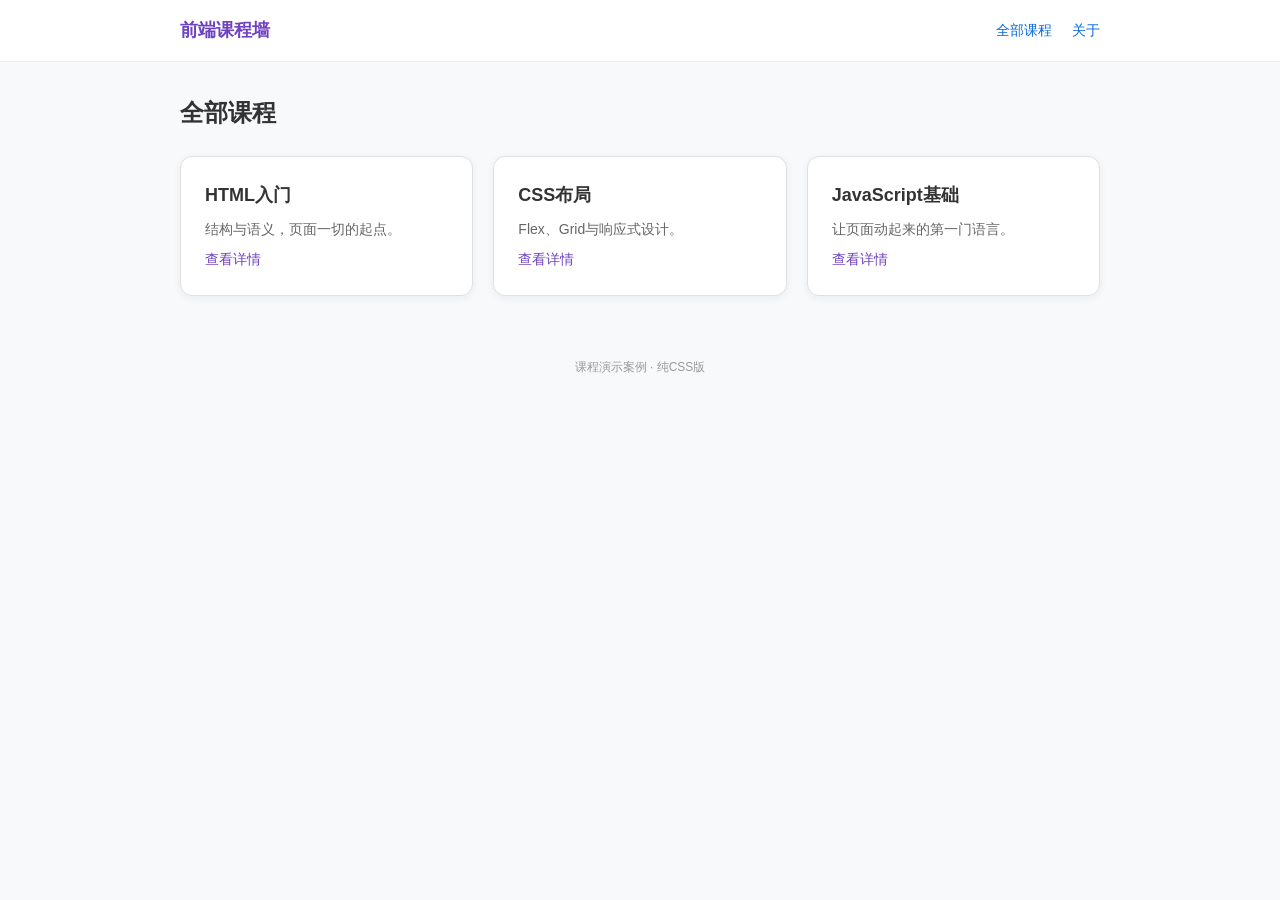
<file: index.html>
<!DOCTYPE html>
<html lang="zh-CN">
<head>
  <meta charset="UTF-8">
  <meta name="viewport" content="width=device-width, initial-scale=1.0">
  <title>前端课程墙</title>
  <link rel="stylesheet" href="css/courses.css">
</head>
<body>

  <!-- 页面头部 -->
  <header class="site-header">
    <div class="nav-wrap">
      <a class="logo" href="#">前端课程墙</a>
      <nav class="main-nav">
        <a href="#courses">全部课程</a>
        <a href="#about">关于</a>
      </nav>
    </div>
  </header>

  <!-- 主要内容区 -->
  <main>
    <section id="courses">
      <h2>全部课程</h2>
      <div class="card-grid">

        <!-- 课程卡片 1 -->
        <article class="course-card">
          <h3>HTML入门</h3>
          <p>结构与语义，页面一切的起点。</p>
          <a href="#">查看详情</a>
        </article>

        <!-- 课程卡片 2 -->
        <article class="course-card">
          <h3>CSS布局</h3>
          <p>Flex、Grid与响应式设计。</p>
          <a href="#">查看详情</a>
        </article>

        <!-- 课程卡片 3 -->
        <article class="course-card">
          <h3>JavaScript基础</h3>
          <p>让页面动起来的第一门语言。</p>
          <a href="#">查看详情</a>
        </article>

      </div>
    </section>
  </main>

  <!-- 页面底部 -->
  <footer>
    <p>课程演示案例 · 纯CSS版</p>
  </footer>

</body>
</html>
</file>
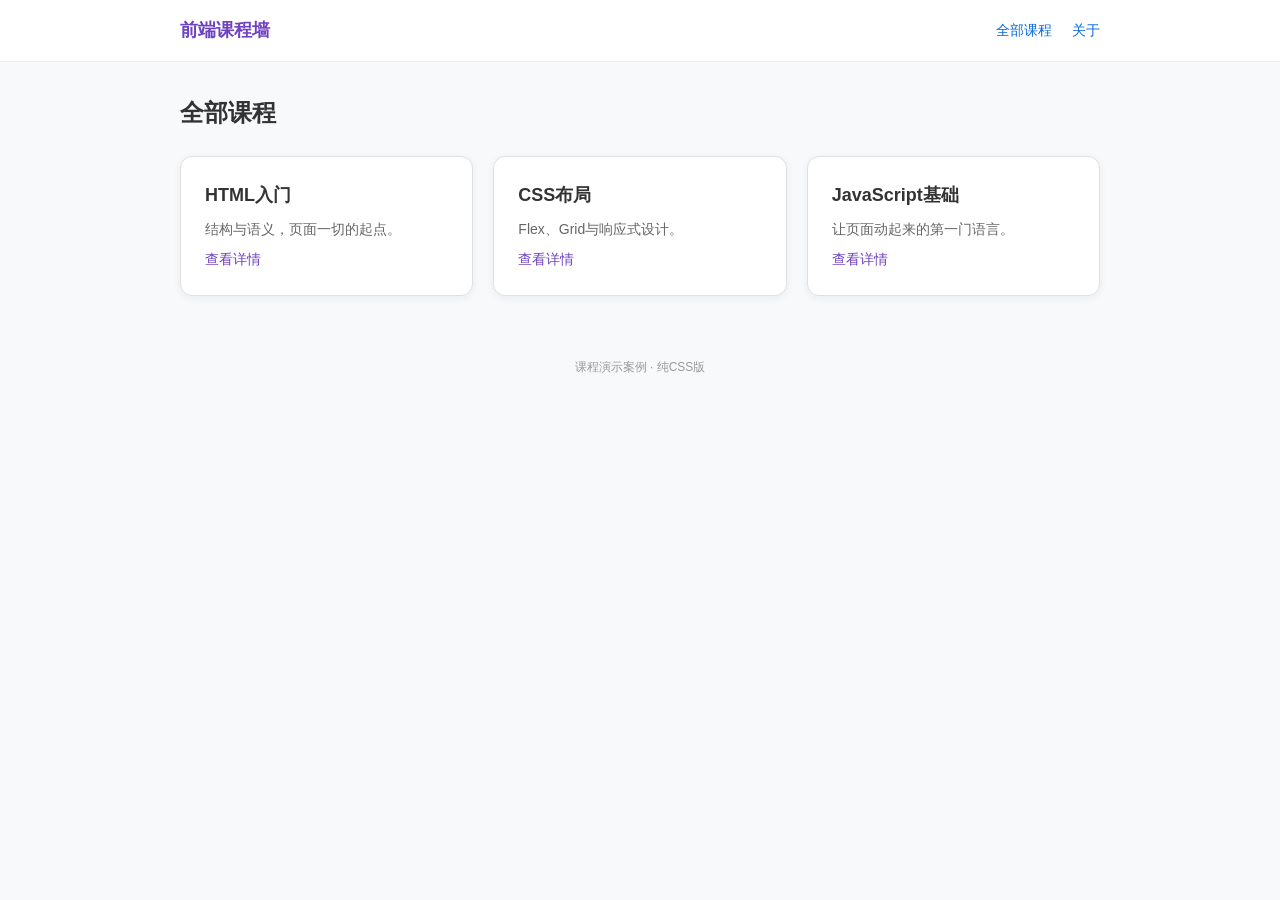
<file: courses-page/index.html>
<!DOCTYPE html>
<html lang="zh-CN">
<head>
  <meta charset="UTF-8">
  <meta name="viewport" content="width=device-width, initial-scale=1.0">
  <title>课程展示</title>
  <link rel="stylesheet" href="css/courses.css">
</head>
<body>
  <header class="site-header">
    <div class="nav-wrap">
      <a class="logo" href="#">前端课程墙</a>
      <nav class="main-nav">
        <a href="#courses">全部课程</a>
        <a href="#about">关于</a>
      </nav>
    </div>
  </header>
  <main>
    <section id="courses">
      <h2>全部课程</h2>
      <div class="card-grid">
        <article class="course-card">
          <h3>HTML入门</h3>
          <p>结构与语义，页面一切的起点。</p>
          <a href="#">查看详情</a>
        </article>
        <article class="course-card">
          <h3>CSS布局</h3>
          <p>Flex、Grid与响应式设计。</p>
          <a href="#">查看详情</a>
        </article>
        <article class="course-card">
          <h3>JavaScript基础</h3>
          <p>让页面动起来的第一门语言。</p>
          <a href="#">查看详情</a>
        </article>
      </div>
    </section>
  </main>
  <footer><p>课程演示案例 · 纯CSS版</p></footer>
</body>
</html>
</file>
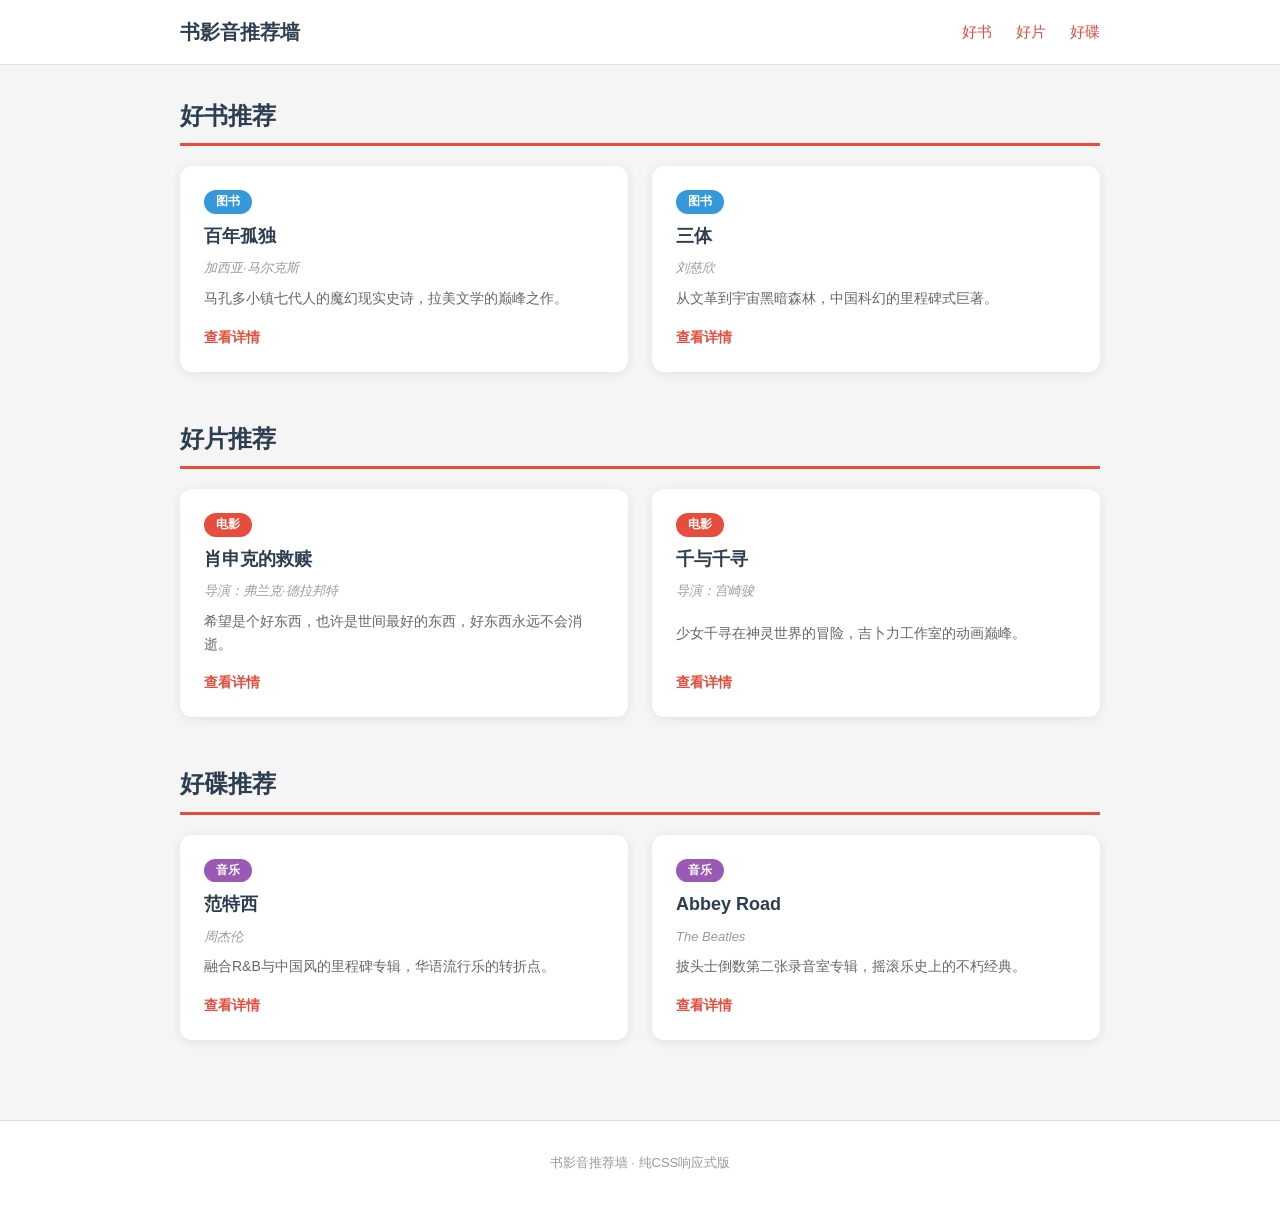
<file: topic-page/index.html>
<!DOCTYPE html>
<html lang="zh-CN">
<head>
  <meta charset="UTF-8">
  <meta name="viewport" content="width=device-width, initial-scale=1.0">
  <title>书影音推荐墙</title>
  <link rel="stylesheet" href="css/style.css">
</head>
<body>

  <!-- 页面头部 -->
  <header class="site-header">
    <div class="nav-wrap">
      <a class="logo" href="#">书影音推荐墙</a>
      <nav class="main-nav">
        <a href="#books">好书</a>
        <a href="#movies">好片</a>
        <a href="#music">好碟</a>
      </nav>
    </div>
  </header>

  <!-- 主要内容区 -->
  <main>
    <!-- 好书区块 -->
    <section id="books">
      <h2>好书推荐</h2>
      <div class="card-grid">
        <article class="item-card">
          <span class="tag tag-book">图书</span>
          <h3>百年孤独</h3>
          <p class="author">加西亚·马尔克斯</p>
          <p>马孔多小镇七代人的魔幻现实史诗，拉美文学的巅峰之作。</p>
          <a href="#">查看详情</a>
        </article>
        <article class="item-card">
          <span class="tag tag-book">图书</span>
          <h3>三体</h3>
          <p class="author">刘慈欣</p>
          <p>从文革到宇宙黑暗森林，中国科幻的里程碑式巨著。</p>
          <a href="#">查看详情</a>
        </article>
      </div>
    </section>

    <!-- 好片区块 -->
    <section id="movies">
      <h2>好片推荐</h2>
      <div class="card-grid">
        <article class="item-card">
          <span class="tag tag-movie">电影</span>
          <h3>肖申克的救赎</h3>
          <p class="author">导演：弗兰克·德拉邦特</p>
          <p>希望是个好东西，也许是世间最好的东西，好东西永远不会消逝。</p>
          <a href="#">查看详情</a>
        </article>
        <article class="item-card">
          <span class="tag tag-movie">电影</span>
          <h3>千与千寻</h3>
          <p class="author">导演：宫崎骏</p>
          <p>少女千寻在神灵世界的冒险，吉卜力工作室的动画巅峰。</p>
          <a href="#">查看详情</a>
        </article>
      </div>
    </section>

    <!-- 好碟区块 -->
    <section id="music">
      <h2>好碟推荐</h2>
      <div class="card-grid">
        <article class="item-card">
          <span class="tag tag-music">音乐</span>
          <h3>范特西</h3>
          <p class="author">周杰伦</p>
          <p>融合R&B与中国风的里程碑专辑，华语流行乐的转折点。</p>
          <a href="#">查看详情</a>
        </article>
        <article class="item-card">
          <span class="tag tag-music">音乐</span>
          <h3>Abbey Road</h3>
          <p class="author">The Beatles</p>
          <p>披头士倒数第二张录音室专辑，摇滚乐史上的不朽经典。</p>
          <a href="#">查看详情</a>
        </article>
      </div>
    </section>
  </main>

  <!-- 页面底部 -->
  <footer>
    <p>书影音推荐墙 · 纯CSS响应式版</p>
  </footer>

</body>
</html>
</file>
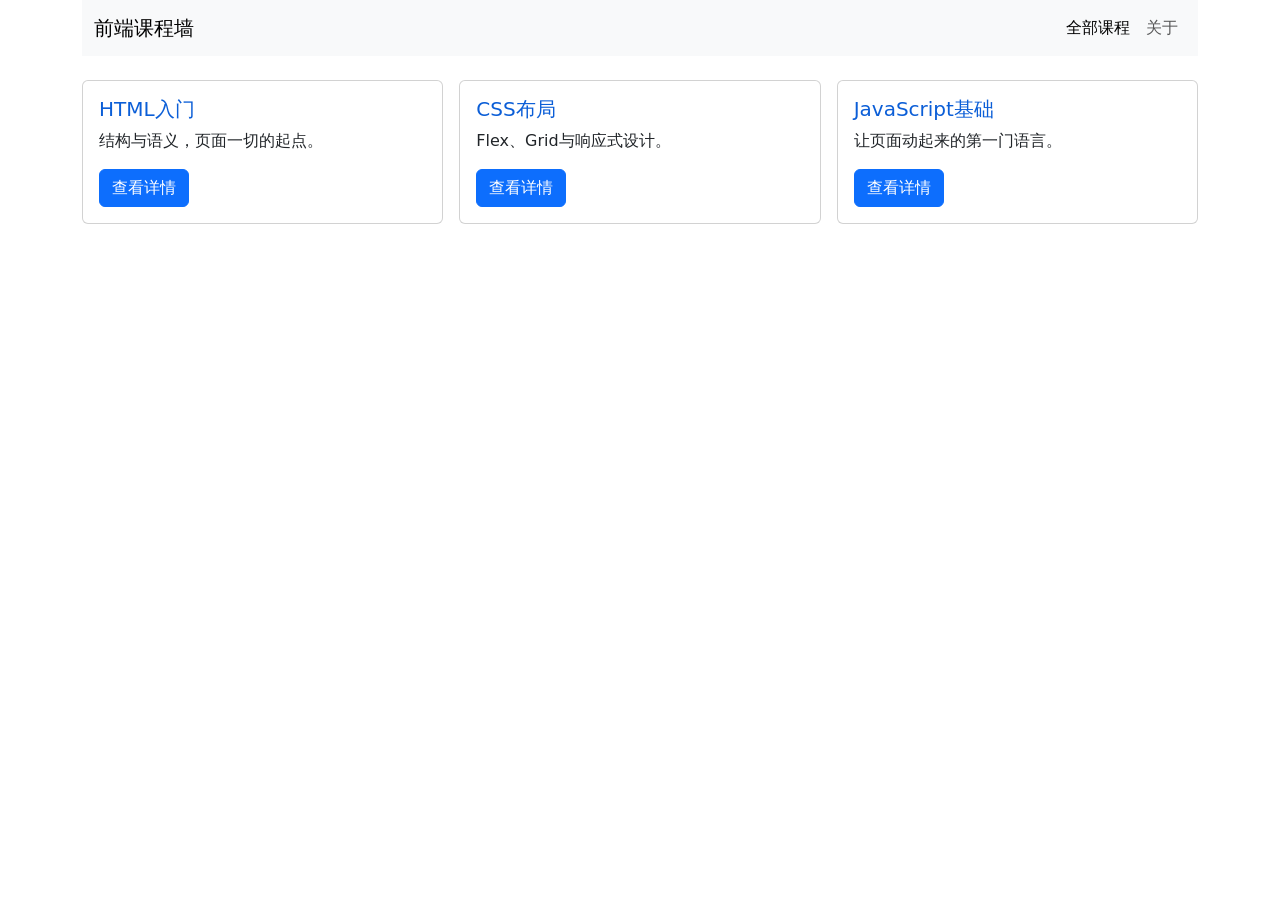
<file: bootstrap.html>
<!DOCTYPE html>
<html lang="zh-CN">
<head>
  <meta charset="UTF-8">
  <meta name="viewport" content="width=device-width, initial-scale=1.0">
  <title>课程展示 - Bootstrap版</title>
  <link href="https://cdn.jsdelivr.net/npm/bootstrap@5.3.0/dist/css/bootstrap.min.css" rel="stylesheet">
  <link rel="stylesheet" href="css/custom.css">
</head>
<body>
  <div class="container">
    <nav class="navbar navbar-expand-md bg-body-tertiary mb-4">
      <div class="container">
        <a class="navbar-brand" href="#">前端课程墙</a>
        <div class="navbar-nav">
          <a class="nav-link active" href="#">全部课程</a>
          <a class="nav-link" href="#">关于</a>
        </div>
      </div>
    </nav>

    <div class="row g-3">
      <div class="col-md-6 col-lg-4">
        <div class="card h-100">
          <div class="card-body">
            <h5 class="card-title">HTML入门</h5>
            <p class="card-text">结构与语义，页面一切的起点。</p>
            <a href="#" class="btn btn-primary">查看详情</a>
          </div>
        </div>
      </div>
      <div class="col-md-6 col-lg-4">
        <div class="card h-100">
          <div class="card-body">
            <h5 class="card-title">CSS布局</h5>
            <p class="card-text">Flex、Grid与响应式设计。</p>
            <a href="#" class="btn btn-primary">查看详情</a>
          </div>
        </div>
      </div>
      <div class="col-md-6 col-lg-4">
        <div class="card h-100">
          <div class="card-body">
            <h5 class="card-title">JavaScript基础</h5>
            <p class="card-text">让页面动起来的第一门语言。</p>
            <a href="#" class="btn btn-primary">查看详情</a>
          </div>
        </div>
      </div>
    </div>
  </div>

  <script src="https://cdn.jsdelivr.net/npm/bootstrap@5.3.0/dist/js/bootstrap.bundle.min.js"></script>
</body>
</html>
</file>
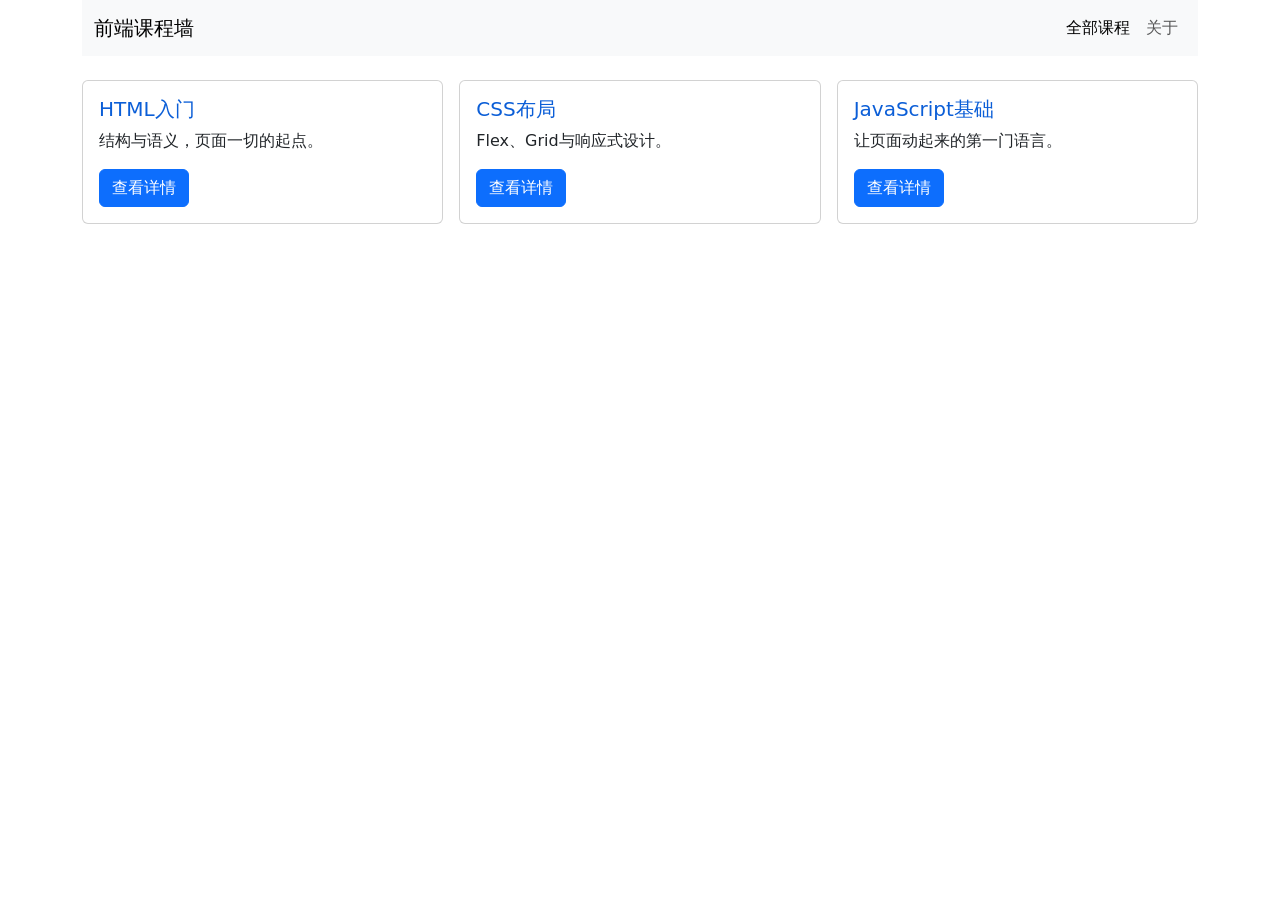
<file: courses-page/bootstrap.html>
<!DOCTYPE html>
<html lang="zh-CN">
<head>
  <meta charset="UTF-8">
  <meta name="viewport" content="width=device-width, initial-scale=1.0">
  <title>课程展示 - Bootstrap版</title>
  <link href="https://cdn.jsdelivr.net/npm/bootstrap@5.3.0/dist/css/bootstrap.min.css" rel="stylesheet">
  <link rel="stylesheet" href="css/custom.css">
</head>
<body>
  <div class="container">
    <nav class="navbar navbar-expand-md bg-body-tertiary mb-4">
      <div class="container">
        <a class="navbar-brand" href="#">前端课程墙</a>
        <div class="navbar-nav">
          <a class="nav-link active" href="#">全部课程</a>
          <a class="nav-link" href="#">关于</a>
        </div>
      </div>
    </nav>

    <div class="row g-3">
      <div class="col-md-6 col-lg-4">
        <div class="card">
          <div class="card-body">
            <h5 class="card-title">HTML入门</h5>
            <p class="card-text">结构与语义，页面一切的起点。</p>
            <a href="#" class="btn btn-primary">查看详情</a>
          </div>
        </div>
      </div>
      <div class="col-md-6 col-lg-4">
        <div class="card">
          <div class="card-body">
            <h5 class="card-title">CSS布局</h5>
            <p class="card-text">Flex、Grid与响应式设计。</p>
            <a href="#" class="btn btn-primary">查看详情</a>
          </div>
        </div>
      </div>
      <div class="col-md-6 col-lg-4">
        <div class="card">
          <div class="card-body">
            <h5 class="card-title">JavaScript基础</h5>
            <p class="card-text">让页面动起来的第一门语言。</p>
            <a href="#" class="btn btn-primary">查看详情</a>
          </div>
        </div>
      </div>
    </div>
  </div>

  <script src="https://cdn.jsdelivr.net/npm/bootstrap@5.3.0/dist/js/bootstrap.bundle.min.js"></script>
</body>
</html>
</file>
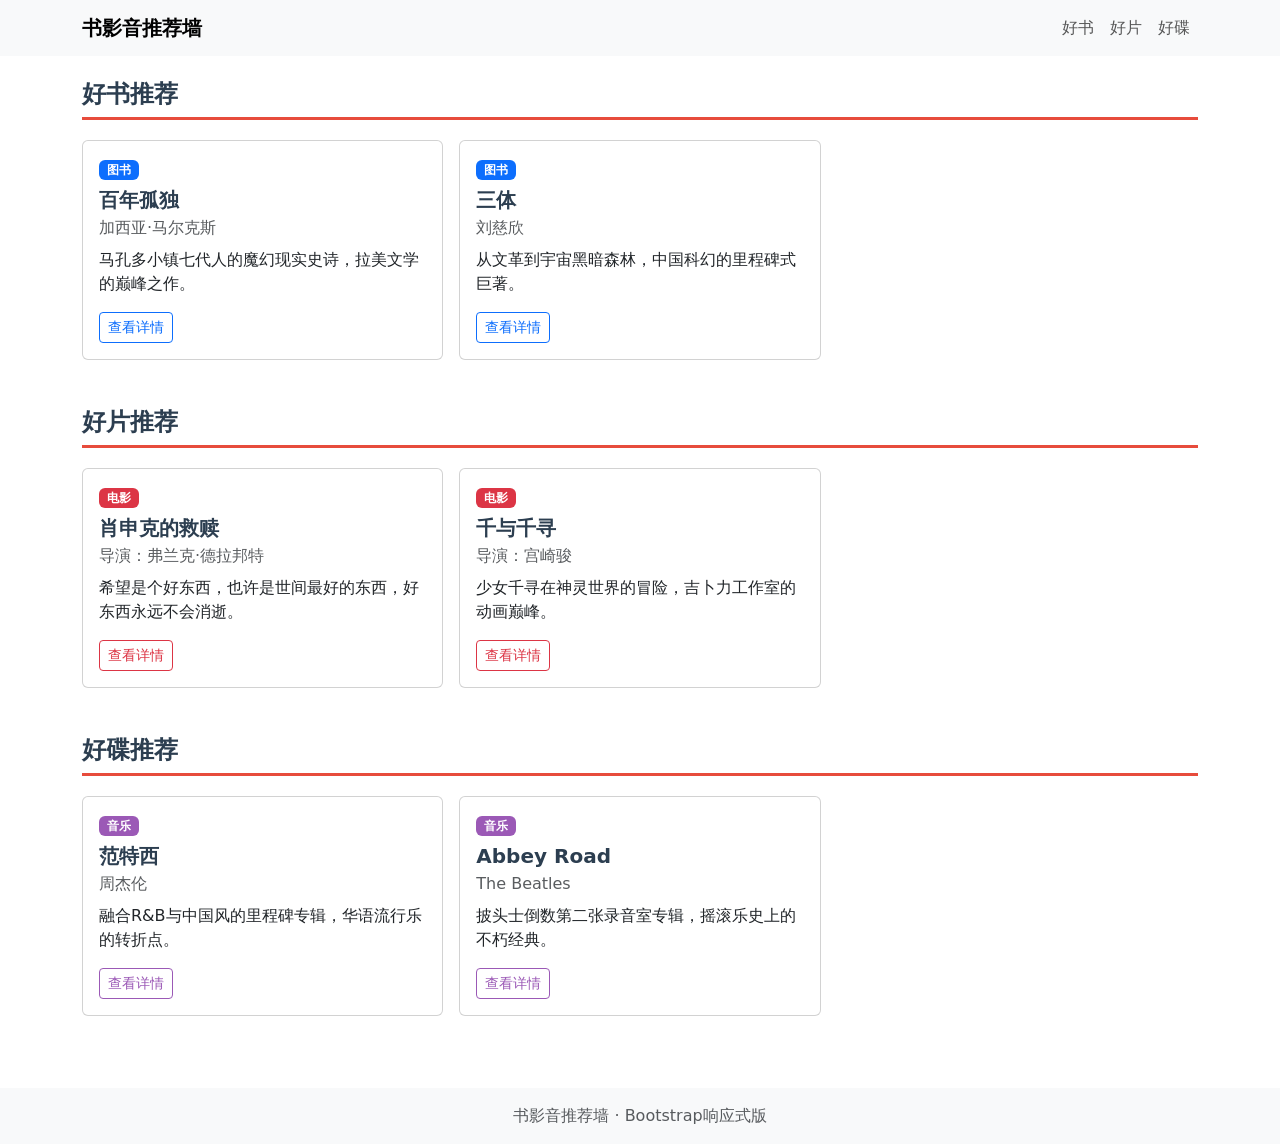
<file: topic-page/bootstrap.html>
<!DOCTYPE html>
<html lang="zh-CN">
<head>
  <meta charset="UTF-8">
  <meta name="viewport" content="width=device-width, initial-scale=1.0">
  <title>书影音推荐墙 - Bootstrap版</title>
  <link href="https://cdn.jsdelivr.net/npm/bootstrap@5.3.0/dist/css/bootstrap.min.css" rel="stylesheet">
  <link rel="stylesheet" href="css/custom.css">
</head>
<body>

  <!-- 导航栏（组件1：navbar） -->
  <nav class="navbar navbar-expand-md bg-body-tertiary sticky-top">
    <div class="container">
      <a class="navbar-brand fw-bold" href="#">书影音推荐墙</a>
      <button class="navbar-toggler" type="button" data-bs-toggle="collapse" data-bs-target="#mainNav">
        <span class="navbar-toggler-icon"></span>
      </button>
      <div class="collapse navbar-collapse" id="mainNav">
        <div class="navbar-nav ms-auto">
          <a class="nav-link" href="#books">好书</a>
          <a class="nav-link" href="#movies">好片</a>
          <a class="nav-link" href="#music">好碟</a>
        </div>
      </div>
    </div>
  </nav>

  <!-- 主要内容 -->
  <div class="container py-4">

    <!-- 好书推荐 -->
    <section id="books" class="mb-5">
      <h2 class="section-title">好书推荐</h2>
      <div class="row g-3">
        <div class="col-md-6 col-lg-4">
          <div class="card h-100">
            <div class="card-body">
              <span class="badge bg-primary mb-2">图书</span>
              <h5 class="card-title">百年孤独</h5>
              <p class="card-subtitle text-muted mb-2">加西亚·马尔克斯</p>
              <p class="card-text">马孔多小镇七代人的魔幻现实史诗，拉美文学的巅峰之作。</p>
              <a href="#" class="btn btn-outline-primary btn-sm">查看详情</a>
            </div>
          </div>
        </div>
        <div class="col-md-6 col-lg-4">
          <div class="card h-100">
            <div class="card-body">
              <span class="badge bg-primary mb-2">图书</span>
              <h5 class="card-title">三体</h5>
              <p class="card-subtitle text-muted mb-2">刘慈欣</p>
              <p class="card-text">从文革到宇宙黑暗森林，中国科幻的里程碑式巨著。</p>
              <a href="#" class="btn btn-outline-primary btn-sm">查看详情</a>
            </div>
          </div>
        </div>
      </div>
    </section>

    <!-- 好片推荐 -->
    <section id="movies" class="mb-5">
      <h2 class="section-title">好片推荐</h2>
      <div class="row g-3">
        <div class="col-md-6 col-lg-4">
          <div class="card h-100">
            <div class="card-body">
              <span class="badge bg-danger mb-2">电影</span>
              <h5 class="card-title">肖申克的救赎</h5>
              <p class="card-subtitle text-muted mb-2">导演：弗兰克·德拉邦特</p>
              <p class="card-text">希望是个好东西，也许是世间最好的东西，好东西永远不会消逝。</p>
              <a href="#" class="btn btn-outline-danger btn-sm">查看详情</a>
            </div>
          </div>
        </div>
        <div class="col-md-6 col-lg-4">
          <div class="card h-100">
            <div class="card-body">
              <span class="badge bg-danger mb-2">电影</span>
              <h5 class="card-title">千与千寻</h5>
              <p class="card-subtitle text-muted mb-2">导演：宫崎骏</p>
              <p class="card-text">少女千寻在神灵世界的冒险，吉卜力工作室的动画巅峰。</p>
              <a href="#" class="btn btn-outline-danger btn-sm">查看详情</a>
            </div>
          </div>
        </div>
      </div>
    </section>

    <!-- 好碟推荐 -->
    <section id="music" class="mb-5">
      <h2 class="section-title">好碟推荐</h2>
      <div class="row g-3">
        <div class="col-md-6 col-lg-4">
          <div class="card h-100">
            <div class="card-body">
              <span class="badge bg-purple mb-2">音乐</span>
              <h5 class="card-title">范特西</h5>
              <p class="card-subtitle text-muted mb-2">周杰伦</p>
              <p class="card-text">融合R&B与中国风的里程碑专辑，华语流行乐的转折点。</p>
              <a href="#" class="btn btn-outline-purple btn-sm">查看详情</a>
            </div>
          </div>
        </div>
        <div class="col-md-6 col-lg-4">
          <div class="card h-100">
            <div class="card-body">
              <span class="badge bg-purple mb-2">音乐</span>
              <h5 class="card-title">Abbey Road</h5>
              <p class="card-subtitle text-muted mb-2">The Beatles</p>
              <p class="card-text">披头士倒数第二张录音室专辑，摇滚乐史上的不朽经典。</p>
              <a href="#" class="btn btn-outline-purple btn-sm">查看详情</a>
            </div>
          </div>
        </div>
      </div>
    </section>
  </div>

  <!-- 页脚（组件2：footer） -->
  <footer class="bg-light text-center py-3 mt-auto">
    <p class="text-muted mb-0">书影音推荐墙 · Bootstrap响应式版</p>
  </footer>

  <script src="https://cdn.jsdelivr.net/npm/bootstrap@5.3.0/dist/js/bootstrap.bundle.min.js"></script>
</body>
</html>
</file>
<file: css/courses.css>
/* ========================================
   前端课程墙 · 纯CSS版
   ======================================== */

/* ---------- 1. 全局重置与基础设置 ---------- */
* {
  box-sizing: border-box;
  margin: 0;
  padding: 0;
}

body {
  font-family: "Microsoft YaHei", "PingFang SC", sans-serif;
  color: #333;
  background: #f8f9fa;
  line-height: 1.6;
}

a {
  text-decoration: none;
}

/* ---------- 2. 页面头部 header ---------- */
.site-header {
  background: #fff;
  border-bottom: 1px solid #eee;
}

.nav-wrap {
  max-width: 960px;
  margin: 0 auto;
  padding: 16px 20px;
  display: flex;
  justify-content: space-between;
  align-items: center;
  flex-wrap: wrap;
  gap: 8px;
}

.logo {
  font-size: 18px;
  font-weight: bold;
  color: #6f42c1;
}

.main-nav {
  display: flex;
  gap: 20px;
}

.main-nav a {
  font-size: 14px;
  color: #0969da;
}

/* ---------- 3. 主要内容区 main ---------- */
main {
  max-width: 960px;
  margin: 0 auto;
  padding: 32px 20px;
}

main h2 {
  font-size: 24px;
  font-weight: bold;
  margin-bottom: 24px;
}

/* ---------- 4. 课程卡片网格 ---------- */
.card-grid {
  display: grid;
  grid-template-columns: repeat(auto-fit, minmax(260px, 1fr));
  gap: 20px;
}

/* ---------- 5. 单个课程卡片 ---------- */
.course-card {
  background: #fff;
  border: 1px solid #e0e0e0;
  border-radius: 12px;
  padding: 24px;
  box-shadow: 0 2px 8px rgba(0, 0, 0, 0.06);
  display: flex;
  flex-direction: column;
  gap: 8px;
}

.course-card h3 {
  font-size: 18px;
  font-weight: bold;
  color: #333;
}

.course-card p {
  font-size: 14px;
  color: #666;
  flex: 1;
}

.course-card a {
  font-size: 14px;
  color: #6f42c1;
  align-self: flex-start;
}

/* ---------- 6. 页面底部 footer ---------- */
footer {
  text-align: center;
  padding: 30px 0;
  font-size: 12px;
  color: #999;
}

footer p {
  color: #999;
}

/* ---------- 7. 响应式：窄屏适配 ---------- */
@media (max-width: 768px) {
  .card-grid {
    grid-template-columns: 1fr;
  }
}
</file>
<file: courses-page/css/courses.css>
/* ========================================
   前端课程墙 · 纯CSS版
   ======================================== */

/* ---------- 1. 全局重置与基础设置 ---------- */
* {
  box-sizing: border-box;
  margin: 0;
  padding: 0;
}

body {
  font-family: "Microsoft YaHei", "PingFang SC", sans-serif;
  color: #333;
  background: #f8f9fa;
  line-height: 1.6;
}

a {
  text-decoration: none;
}

/* ---------- 2. 页面头部 header ---------- */
.site-header {
  background: #fff;
  border-bottom: 1px solid #eee;
}

.nav-wrap {
  max-width: 960px;
  margin: 0 auto;
  padding: 16px 20px;
  display: flex;
  justify-content: space-between;
  align-items: center;
  flex-wrap: wrap;
  gap: 8px;
}

/* Logo 紫色 */
.logo {
  font-size: 18px;
  font-weight: bold;
  color: #6f42c1;
}

.main-nav {
  display: flex;
  gap: 20px;
}

/* 导航链接蓝色 */
.main-nav a {
  font-size: 14px;
  color: #0969da;
}

/* ---------- 3. 主要内容区 main ---------- */
main {
  max-width: 960px;
  margin: 0 auto;
  padding: 32px 20px;
}

/* "全部课程" 标题 */
main h2 {
  font-size: 24px;
  font-weight: bold;
  margin-bottom: 24px;
}

/* ---------- 4. 课程卡片网格 ---------- */
.card-grid {
  display: grid;
  grid-template-columns: repeat(auto-fit, minmax(260px, 1fr));
  gap: 20px;
}

/* ---------- 5. 单个课程卡片 ---------- */
.course-card {
  background: #fff;
  border: 1px solid #e0e0e0;
  border-radius: 12px;       /* 圆角 */
  padding: 24px;
  box-shadow: 0 2px 8px rgba(0,0,0,0.06);  /* 微阴影 */
  display: flex;
  flex-direction: column;    /* 内容垂直排列 */
  gap: 8px;
}

/* 课程标题 - 加粗黑色 */
.course-card h3 {
  font-size: 18px;
  font-weight: bold;
  color: #333;
}

/* 课程描述 - 灰色 */
.course-card p {
  font-size: 14px;
  color: #666;
  flex: 1;                   /* 占满中间空间 */
}

/* "查看详情"链接 - 紫色 */
.course-card a {
  font-size: 14px;
  color: #6f42c1;
  align-self: flex-start;     /* 链接靠左对齐 */
}

/* ---------- 6. 页面底部 footer ---------- */
footer {
  text-align: center;
  padding: 30px 0;
  font-size: 12px;
  color: #999;
}

footer p {
  color: #999;
}

/* ---------- 7. 响应式：窄屏适配 ---------- */
@media (max-width: 768px) {
  .card-grid {
    grid-template-columns: 1fr;  /* 窄屏单列 */
  }
}
</file>
<file: topic-page/css/style.css>
/* ========================================
   书影音推荐墙 · 纯CSS响应式版
   ======================================== */

/* ---------- 1. 全局重置与基础设置 ---------- */
* {
  box-sizing: border-box;
  margin: 0;
  padding: 0;
}

body {
  font-family: "Microsoft YaHei", "PingFang SC", sans-serif;
  color: #333;
  background: #f5f5f5;
  line-height: 1.6;
}

a {
  text-decoration: none;
  color: inherit;
}

/* ---------- 2. 页面头部 ---------- */
.site-header {
  background: #fff;
  border-bottom: 1px solid #e0e0e0;
  position: sticky;
  top: 0;
  z-index: 100;
}

.nav-wrap {
  max-width: 960px;
  margin: 0 auto;
  padding: 16px 20px;
  display: flex;
  justify-content: space-between;
  align-items: center;
  flex-wrap: wrap;
  gap: 8px;
}

.logo {
  font-size: 20px;
  font-weight: bold;
  color: #2c3e50;
}

.main-nav {
  display: flex;
  gap: 24px;
}

.main-nav a {
  font-size: 15px;
  color: #e74c3c;
  transition: color 0.2s;
}

.main-nav a:hover {
  color: #c0392b;
}

/* ---------- 3. 主要内容区 ---------- */
main {
  max-width: 960px;
  margin: 0 auto;
  padding: 32px 20px;
}

main section {
  margin-bottom: 48px;
}

main h2 {
  font-size: 24px;
  font-weight: bold;
  color: #2c3e50;
  margin-bottom: 20px;
  padding-bottom: 8px;
  border-bottom: 3px solid #e74c3c;
}

/* ---------- 4. 卡片网格（Grid布局） ---------- */
.card-grid {
  display: grid;
  grid-template-columns: repeat(auto-fit, minmax(280px, 1fr));
  gap: 24px;
}

/* ---------- 5. 单个卡片 ---------- */
.item-card {
  background: #fff;
  border-radius: 12px;
  padding: 24px;
  box-shadow: 0 2px 12px rgba(0, 0, 0, 0.08);
  display: flex;
  flex-direction: column;
  gap: 8px;
  transition: transform 0.2s, box-shadow 0.2s;
}

.item-card:hover {
  transform: translateY(-4px);
  box-shadow: 0 8px 24px rgba(0, 0, 0, 0.12);
}

/* ---------- 6. 标签 ---------- */
.tag {
  display: inline-block;
  padding: 2px 12px;
  border-radius: 20px;
  font-size: 12px;
  font-weight: bold;
  color: #fff;
  align-self: flex-start;
}

.tag-book {
  background: #3498db;
}

.tag-movie {
  background: #e74c3c;
}

.tag-music {
  background: #9b59b6;
}

/* ---------- 7. 卡片内容 ---------- */
.item-card h3 {
  font-size: 18px;
  font-weight: bold;
  color: #2c3e50;
}

.item-card .author {
  font-size: 13px;
  color: #999;
  font-style: italic;
}

.item-card p {
  font-size: 14px;
  color: #666;
  flex: 1;
}

.item-card a {
  font-size: 14px;
  color: #e74c3c;
  font-weight: bold;
  align-self: flex-start;
  margin-top: 8px;
}

/* ---------- 8. 页面底部 ---------- */
footer {
  text-align: center;
  padding: 32px 0;
  font-size: 13px;
  color: #999;
  background: #fff;
  border-top: 1px solid #e0e0e0;
}

/* ---------- 9. 响应式断点 ---------- */
/* 平板：768px 以下两列变一列 */
@media (max-width: 768px) {
  .card-grid {
    grid-template-columns: 1fr;
  }

  .main-nav {
    gap: 16px;
  }

  main h2 {
    font-size: 20px;
  }
}

/* 手机：480px 以下导航居中 */
@media (max-width: 480px) {
  .nav-wrap {
    flex-direction: column;
    text-align: center;
  }

  .logo {
    font-size: 18px;
  }

  main {
    padding: 20px 16px;
  }
}
</file>
<file: css/custom.css>
/* 覆盖示例：让卡片标题统一品牌色 */
.card .card-title {
  color: #0b5ed7;
}
</file>
<file: courses-page/css/custom.css>
/* 覆盖示例：让卡片标题统一品牌色 */
.card .card-title {
  color: #0b5ed7;
}
</file>
<file: topic-page/css/custom.css>
/* ========================================
   书影音推荐墙 · Bootstrap覆盖样式
   ======================================== */

/* 自定义紫色（Bootstrap 默认无紫色） */
.bg-purple {
  background-color: #9b59b6 !important;
}

.btn-outline-purple {
  color: #9b59b6;
  border-color: #9b59b6;
}

.btn-outline-purple:hover {
  background-color: #9b59b6;
  border-color: #9b59b6;
}

/* 区块标题统一样式 */
.section-title {
  font-size: 24px;
  font-weight: bold;
  color: #2c3e50;
  margin-bottom: 20px;
  padding-bottom: 8px;
  border-bottom: 3px solid #e74c3c;
}

/* 卡片悬浮效果 */
.card {
  transition: transform 0.2s, box-shadow 0.2s;
}

.card:hover {
  transform: translateY(-4px);
  box-shadow: 0 8px 24px rgba(0, 0, 0, 0.12) !important;
}

/* 卡片标题统一品牌色 */
.card .card-title {
  color: #2c3e50;
  font-weight: bold;
}

/* 响应式：窄屏调整 */
@media (max-width: 480px) {
  .navbar-brand {
    font-size: 18px;
  }
}
</file>
